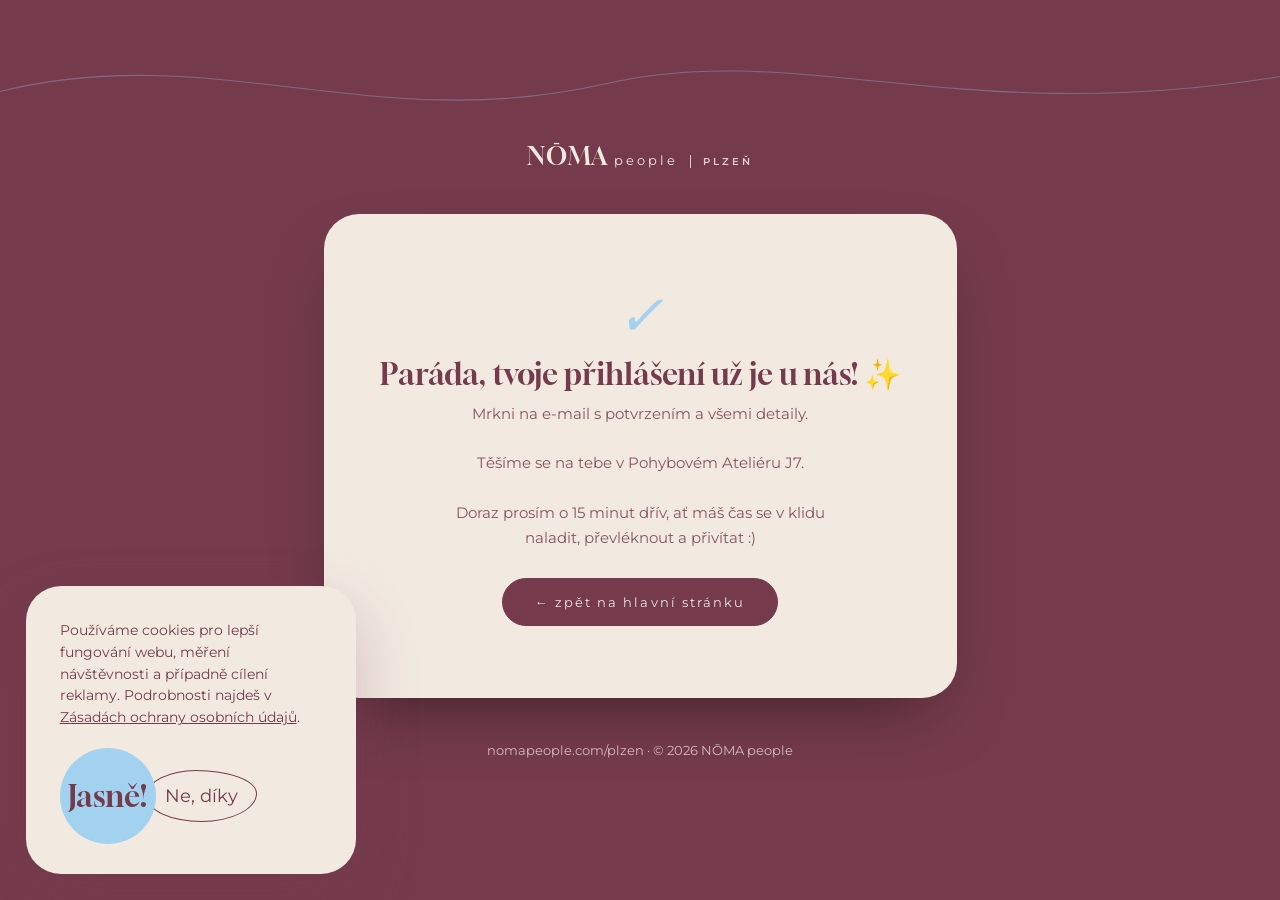
<file: dekujeme.html>
<!DOCTYPE html>
<html lang="cs">
<head>
<meta charset="utf-8">
<meta name="viewport" content="width=device-width, initial-scale=1">
<title>Děkujeme za přihlášení | NŌMA people</title>
<meta name="description" content="Tvoje přihláška na lekci kontaktní improvizace v Plzni je u nás. Mrkni na e-mail s potvrzením.">
<meta name="robots" content="noindex,follow">
<meta name="theme-color" content="#753B4D">
<meta name="author" content="NŌMA people">
<link rel="canonical" href="https://nomapeople.com/plzen/dekujeme.html">
<link rel="preload" as="font" type="font/woff2" href="assets/fonts/montserrat-400-latin.woff2" crossorigin>
<link rel="preload" as="font" type="font/woff2" href="assets/fonts/montserrat-400-latin-ext.woff2" crossorigin>
<link rel="stylesheet" href="assets/style.css?v2">
<link rel="icon" type="image/svg+xml" href="assets/favicon.svg">
<link rel="shortcut icon" href="assets/favicon.svg">
<script src="assets/consent.js?v3"></script>
</head>
<body class="page">
<main class="thanks-main">
  <svg viewBox="0 0 1440 160" preserveAspectRatio="none" aria-hidden="true" class="thanks-wave">
    <path d="M0,90 C240,20 420,150 680,80 C900,20 1080,140 1440,70" fill="none" stroke="#A3D1F0" stroke-width="1.5"></path>
  </svg>
  <a href="index.html" class="site-header__brand thanks-brand"><span class="site-header__brand-title">NŌMA</span><span class="site-header__brand-name">people</span><span class="site-header__brand-badge">Plzeň</span></a>
  <div class="form-card">
    <div class="form-card__success" role="status">
      <p class="form-card__success-icon" aria-hidden="true">✓</p>
      <h1 class="form-card__success-heading">Paráda, tvoje přihlášení už je u nás! ✨</h1>
      <p class="form-card__success-text">Mrkni na e-mail s potvrzením a&nbsp;všemi detaily.<br><br> Těšíme se na tebe v Pohybovém Ateliéru J7.<br><br> Doraz prosím o 15 minut dřív, ať máš čas se v klidu naladit, převléknout a&nbsp;přivítat :)</p>
      <a href="index.html" class="btn btn--solid-wine" style="margin-top:28px;">← zpět na hlavní stránku</a>
    </div>
  </div>
  <p class="thanks-footer"><a href="index.html">nomapeople.com/plzen</a> · © 2026 NŌMA people</p>
</main>
</body>
</html>
</file>
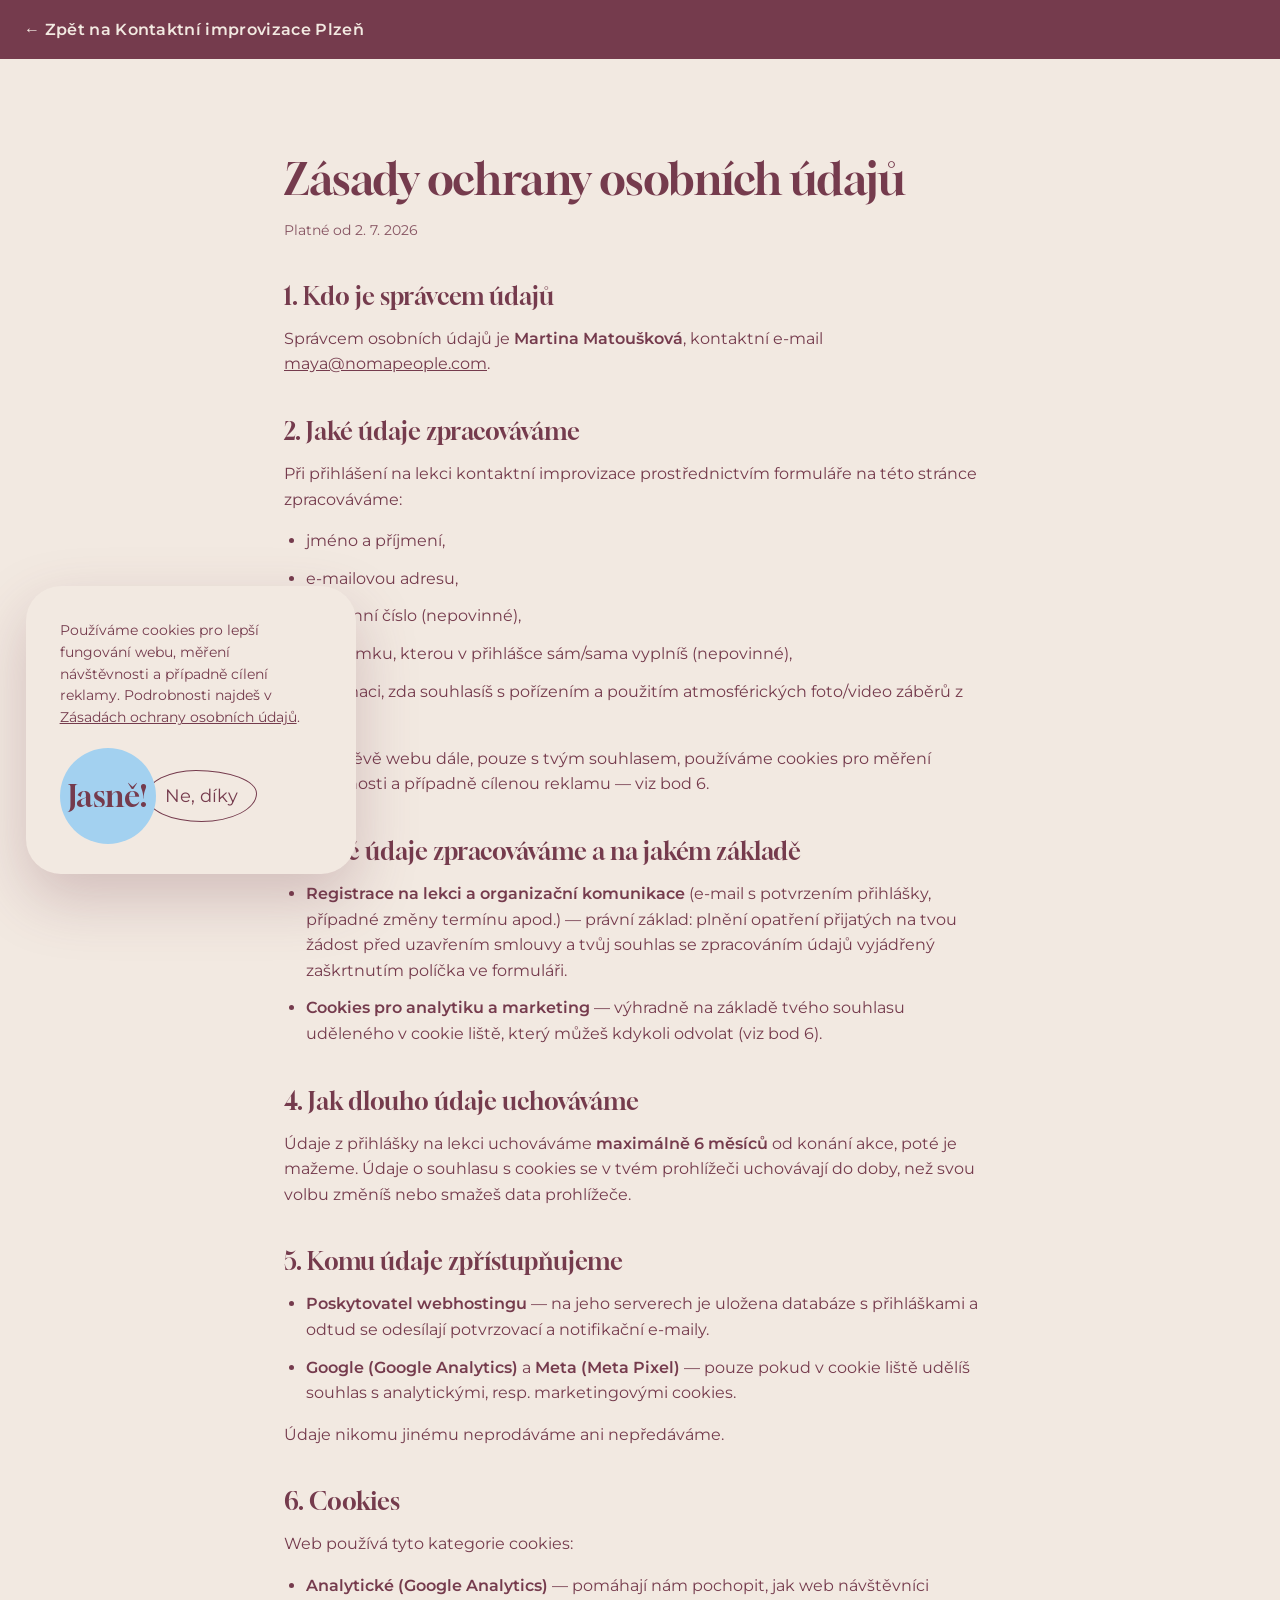
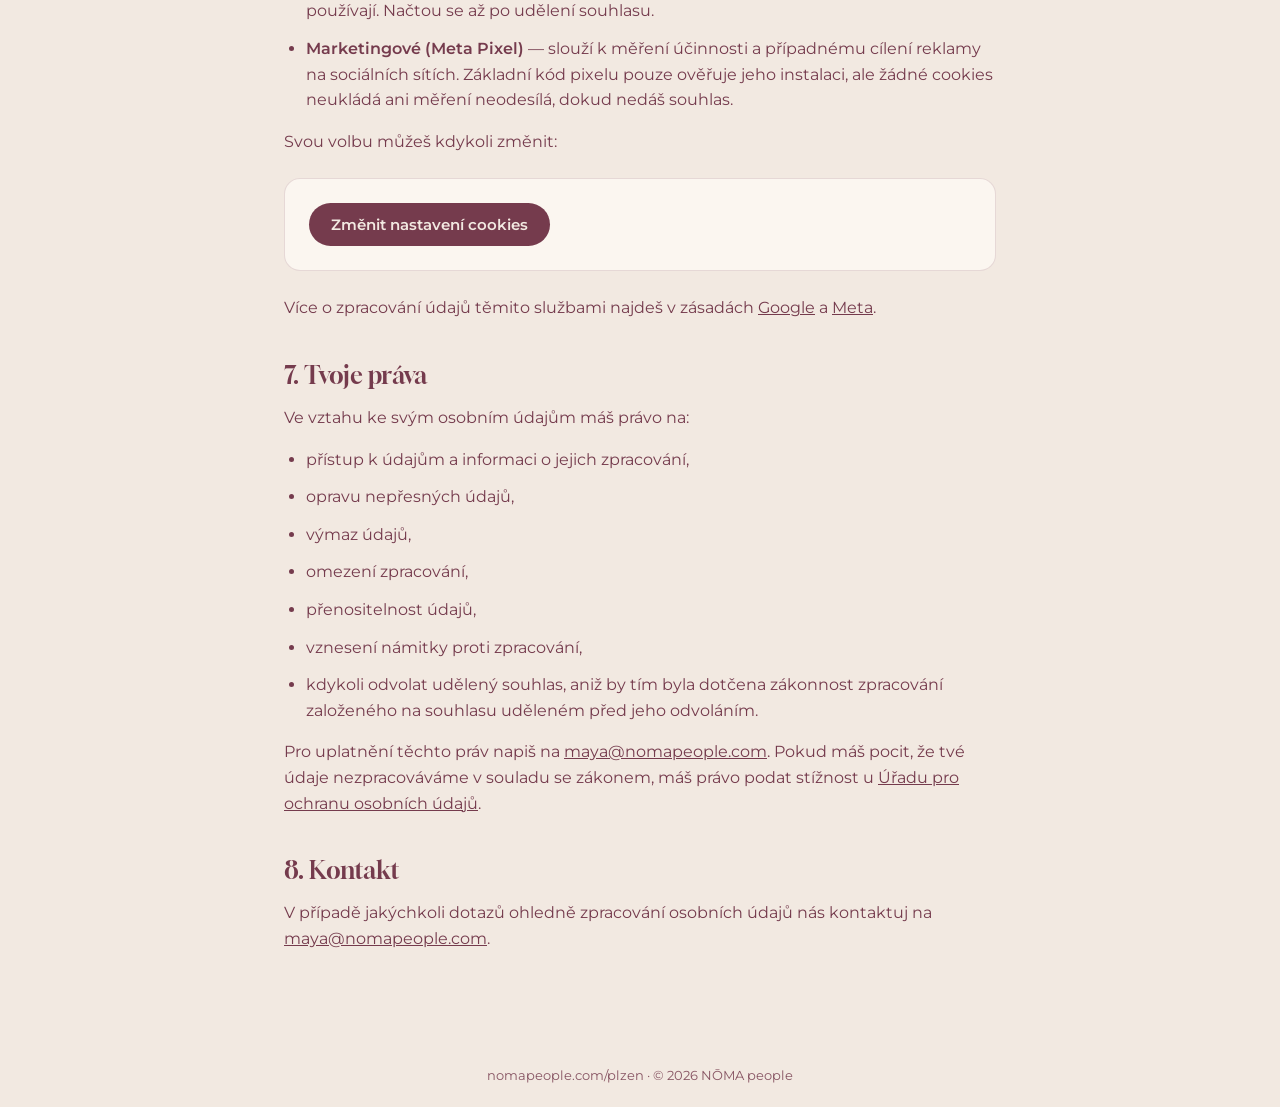
<file: zasady-ochrany-osobnich-udaju.html>
<!DOCTYPE html>
<html lang="cs">
<head>
<meta charset="utf-8">
<meta name="viewport" content="width=device-width, initial-scale=1">
<title>Zásady ochrany osobních údajů | NŌMA people</title>
<meta name="description" content="Zásady ochrany osobních údajů a cookies pro Kontaktní improvizace Plzeň od NŌMA people.">
<meta name="robots" content="index,follow">
<meta name="theme-color" content="#753B4D">
<meta name="author" content="NŌMA people">
<link rel="canonical" href="https://nomapeople.com/plzen/zasady-ochrany-osobnich-udaju.html">
<link rel="preload" as="font" type="font/woff2" href="assets/fonts/montserrat-400-latin.woff2" crossorigin>
<link rel="preload" as="font" type="font/woff2" href="assets/fonts/montserrat-400-latin-ext.woff2" crossorigin>
<link rel="stylesheet" href="assets/style.css">
<link rel="icon" type="image/svg+xml" href="assets/favicon.svg">
<link rel="shortcut icon" href="assets/favicon.svg">
<meta property="og:locale" content="cs_CZ">
<meta property="og:type" content="website">
<meta property="og:site_name" content="NŌMA people">
<meta property="og:title" content="Zásady ochrany osobních údajů | NŌMA people">
<meta property="og:description" content="Zásady ochrany osobních údajů a cookies pro Kontaktní improvizace Plzeň od NŌMA people.">
<meta property="og:url" content="https://nomapeople.com/plzen/zasady-ochrany-osobnich-udaju.html">
<meta name="twitter:card" content="summary">
<meta name="twitter:title" content="Zásady ochrany osobních údajů | NŌMA people">
<meta name="twitter:description" content="Zásady ochrany osobních údajů a cookies pro Kontaktní improvizace Plzeň od NŌMA people.">
<script src="assets/consent.js?v3"></script>
</head>
<body class="page">
<header class="legal-header">
  <a href="index.html" class="legal-header__link">← Zpět na Kontaktní improvizace Plzeň</a>
</header>
<main class="legal-main">
  <h1>Zásady ochrany osobních údajů</h1>
  <p class="updated">Platné od 2.&nbsp;7.&nbsp;2026</p>

  <h2>1. Kdo je správcem údajů</h2>
  <p>Správcem osobních údajů je <strong>Martina Matoušková</strong>, kontaktní e-mail
    <a href="mailto:maya@nomapeople.com">maya@nomapeople.com</a>.</p>

  <h2>2. Jaké údaje zpracováváme</h2>
  <p>Při přihlášení na lekci kontaktní improvizace prostřednictvím formuláře na této stránce zpracováváme:</p>
  <ul>
    <li>jméno a příjmení,</li>
    <li>e-mailovou adresu,</li>
    <li>telefonní číslo (nepovinné),</li>
    <li>poznámku, kterou v přihlášce sám/sama vyplníš (nepovinné),</li>
    <li>informaci, zda souhlasíš s pořízením a použitím atmosférických foto/video záběrů z akce.</li>
  </ul>
  <p>Při návštěvě webu dále, pouze s tvým souhlasem, používáme cookies pro měření návštěvnosti a případně cílenou reklamu — viz bod 6.</p>

  <h2>3. Proč údaje zpracováváme a na jakém základě</h2>
  <ul>
    <li><strong>Registrace na lekci a organizační komunikace</strong> (e-mail s potvrzením přihlášky, případné změny termínu apod.) — právní základ: plnění opatření přijatých na tvou žádost před uzavřením smlouvy a tvůj souhlas se zpracováním údajů vyjádřený zaškrtnutím políčka ve formuláři.</li>
    <li><strong>Cookies pro analytiku a marketing</strong> — výhradně na základě tvého souhlasu uděleného v cookie liště, který můžeš kdykoli odvolat (viz bod 6).</li>
  </ul>

  <h2>4. Jak dlouho údaje uchováváme</h2>
  <p>Údaje z přihlášky na lekci uchováváme <strong>maximálně 6 měsíců</strong> od konání akce, poté je mažeme. Údaje o souhlasu s cookies se v tvém prohlížeči uchovávají do doby, než svou volbu změníš nebo smažeš data prohlížeče.</p>

  <h2>5. Komu údaje zpřístupňujeme</h2>
  <ul>
    <li><strong>Poskytovatel webhostingu</strong> — na jeho serverech je uložena databáze s přihláškami a odtud se odesílají potvrzovací a notifikační e-maily.</li>
    <li><strong>Google (Google Analytics)</strong> a <strong>Meta (Meta Pixel)</strong> — pouze pokud v cookie liště udělíš souhlas s analytickými, resp. marketingovými cookies.</li>
  </ul>
  <p>Údaje nikomu jinému neprodáváme ani nepředáváme.</p>

  <h2>6. Cookies</h2>
  <p>Web používá tyto kategorie cookies:</p>
  <ul>
    <li><strong>Analytické (Google Analytics)</strong> — pomáhají nám pochopit, jak web návštěvníci používají. Načtou se až po udělení souhlasu.</li>
    <li><strong>Marketingové (Meta Pixel)</strong> — slouží k měření účinnosti a případnému cílení reklamy na sociálních sítích. Základní kód pixelu pouze ověřuje jeho instalaci, ale žádné cookies neukládá ani měření neodesílá, dokud nedáš souhlas.</li>
  </ul>
  <p>Svou volbu můžeš kdykoli změnit:</p>
  <div class="legal-card">
    <button type="button" class="legal-cookie-btn" onclick="window.nmOpenCookieSettings && window.nmOpenCookieSettings()">Změnit nastavení cookies</button>
  </div>
  <p>Více o zpracování údajů těmito službami najdeš v zásadách <a href="https://policies.google.com/privacy" target="_blank" rel="noopener">Google</a> a <a href="https://www.facebook.com/privacy/policy/" target="_blank" rel="noopener">Meta</a>.</p>

  <h2>7. Tvoje práva</h2>
  <p>Ve vztahu ke svým osobním údajům máš právo na:</p>
  <ul>
    <li>přístup k údajům a informaci o jejich zpracování,</li>
    <li>opravu nepřesných údajů,</li>
    <li>výmaz údajů,</li>
    <li>omezení zpracování,</li>
    <li>přenositelnost údajů,</li>
    <li>vznesení námitky proti zpracování,</li>
    <li>kdykoli odvolat udělený souhlas, aniž by tím byla dotčena zákonnost zpracování založeného na souhlasu uděleném před jeho odvoláním.</li>
  </ul>
  <p>Pro uplatnění těchto práv napiš na <a href="mailto:maya@nomapeople.com">maya@nomapeople.com</a>. Pokud máš pocit, že tvé údaje nezpracováváme v souladu se zákonem, máš právo podat stížnost u <a href="https://www.uoou.cz" target="_blank" rel="noopener">Úřadu pro ochranu osobních údajů</a>.</p>

  <h2>8. Kontakt</h2>
  <p>V případě jakýchkoli dotazů ohledně zpracování osobních údajů nás kontaktuj na <a href="mailto:maya@nomapeople.com">maya@nomapeople.com</a>.</p>
</main>
<footer class="legal-footer">
  <a href="index.html">nomapeople.com/plzen</a> · © 2026 NŌMA people
</footer>
</body>
</html>
</file>
<file: assets/style.css>
/* ==========================================================================
   NOMA people — Plzeň · design tokens + BEM component library
   Self-hosted fonts, shared by index.html and zasady-ochrany-osobnich-udaju.html.
   ========================================================================== */

/* ---------- Self-hosted fonts (replaces Google Fonts CDN) ---------- */
@font-face {
  font-family: 'Gloock';
  font-style: normal;
  font-weight: 400;
  font-display: swap;
  src: url('fonts/gloock-400-latin.woff2') format('woff2');
  unicode-range: U+0000-00FF, U+0131, U+0152-0153, U+02BB-02BC, U+02C6, U+02DA, U+02DC, U+0304, U+0308, U+0329, U+2000-206F, U+20AC, U+2122, U+2191, U+2193, U+2212, U+2215, U+FEFF, U+FFFD;
}
@font-face {
  font-family: 'Gloock';
  font-style: normal;
  font-weight: 400;
  font-display: swap;
  src: url('fonts/gloock-400-latin-ext.woff2') format('woff2');
  unicode-range: U+0100-02BA, U+02BD-02C5, U+02C7-02CC, U+02CE-02D7, U+02DD-02FF, U+0304, U+0308, U+0329, U+1D00-1DBF, U+1E00-1E9F, U+1EF2-1EFF, U+2020, U+20A0-20AB, U+20AD-20C0, U+2113, U+2C60-2C7F, U+A720-A7FF;
}
@font-face {
  font-family: 'Montserrat';
  font-style: normal;
  font-weight: 400;
  font-display: swap;
  src: url('fonts/montserrat-400-latin.woff2') format('woff2');
  unicode-range: U+0000-00FF, U+0131, U+0152-0153, U+02BB-02BC, U+02C6, U+02DA, U+02DC, U+0304, U+0308, U+0329, U+2000-206F, U+20AC, U+2122, U+2191, U+2193, U+2212, U+2215, U+FEFF, U+FFFD;
}
@font-face {
  font-family: 'Montserrat';
  font-style: normal;
  font-weight: 400;
  font-display: swap;
  src: url('fonts/montserrat-400-latin-ext.woff2') format('woff2');
  unicode-range: U+0100-02BA, U+02BD-02C5, U+02C7-02CC, U+02CE-02D7, U+02DD-02FF, U+0304, U+0308, U+0329, U+1D00-1DBF, U+1E00-1E9F, U+1EF2-1EFF, U+2020, U+20A0-20AB, U+20AD-20C0, U+2113, U+2C60-2C7F, U+A720-A7FF;
}
@font-face {
  font-family: 'Montserrat';
  font-style: normal;
  font-weight: 500;
  font-display: swap;
  src: url('fonts/montserrat-500-latin.woff2') format('woff2');
  unicode-range: U+0000-00FF, U+0131, U+0152-0153, U+02BB-02BC, U+02C6, U+02DA, U+02DC, U+0304, U+0308, U+0329, U+2000-206F, U+20AC, U+2122, U+2191, U+2193, U+2212, U+2215, U+FEFF, U+FFFD;
}
@font-face {
  font-family: 'Montserrat';
  font-style: normal;
  font-weight: 500;
  font-display: swap;
  src: url('fonts/montserrat-500-latin-ext.woff2') format('woff2');
  unicode-range: U+0100-02BA, U+02BD-02C5, U+02C7-02CC, U+02CE-02D7, U+02DD-02FF, U+0304, U+0308, U+0329, U+1D00-1DBF, U+1E00-1E9F, U+1EF2-1EFF, U+2020, U+20A0-20AB, U+20AD-20C0, U+2113, U+2C60-2C7F, U+A720-A7FF;
}
@font-face {
  font-family: 'Montserrat';
  font-style: normal;
  font-weight: 600;
  font-display: swap;
  src: url('fonts/montserrat-600-latin.woff2') format('woff2');
  unicode-range: U+0000-00FF, U+0131, U+0152-0153, U+02BB-02BC, U+02C6, U+02DA, U+02DC, U+0304, U+0308, U+0329, U+2000-206F, U+20AC, U+2122, U+2191, U+2193, U+2212, U+2215, U+FEFF, U+FFFD;
}
@font-face {
  font-family: 'Montserrat';
  font-style: normal;
  font-weight: 600;
  font-display: swap;
  src: url('fonts/montserrat-600-latin-ext.woff2') format('woff2');
  unicode-range: U+0100-02BA, U+02BD-02C5, U+02C7-02CC, U+02CE-02D7, U+02DD-02FF, U+0304, U+0308, U+0329, U+1D00-1DBF, U+1E00-1E9F, U+1EF2-1EFF, U+2020, U+20A0-20AB, U+20AD-20C0, U+2113, U+2C60-2C7F, U+A720-A7FF;
}

/* ---------- Design tokens ---------- */
:root {
  --color-wine: #753B4D;
  --color-wine-dark: #5e2f3e;
  --color-blue: #A3D1F0;
  --color-cream: #F2E9E1;
  --color-cream-soft: #FBF6F0;
  --color-error-bg: #fbe3e3;
  --color-error-text: #9a2b2b;

  --font-display: 'Gloock', serif;
  --font-body: 'Montserrat', sans-serif;

  --radius-pill: 999px;
  --radius-card: 35px;
  --radius-card-sm: 24px;

  --page-pad: clamp(20px, 5vw, 72px);

  --ease-standard: cubic-bezier(.4, 0, .2, 1);
}

/* ---------- Reset & base ---------- */
*, *::before, *::after { box-sizing: border-box; }
html, body { margin: 0; padding: 0; background: var(--color-cream); }
html { scroll-behavior: smooth; scroll-padding-top: 90px; }
body {
  font-family: var(--font-body);
  font-weight: 400;
  color: var(--color-wine);
  background: var(--color-cream);
  overflow-x: hidden;
}
img { max-width: 100%; }
input, textarea, button, select { font-family: inherit; }
a { color: inherit; }
::selection { background: var(--color-blue); color: var(--color-wine); }

@media (prefers-reduced-motion: reduce) {
  html { scroll-behavior: auto; }
  *, *::before, *::after {
    animation-duration: 0.001ms !important;
    animation-iteration-count: 1 !important;
    transition-duration: 0.001ms !important;
    scroll-behavior: auto !important;
  }
}

/* ---------- Accessibility utilities ---------- */
.sr-only {
  position: absolute;
  width: 1px; height: 1px;
  padding: 0; margin: -1px;
  overflow: hidden;
  clip: rect(0, 0, 0, 0);
  white-space: nowrap;
  border: 0;
}

.skip-link {
  position: absolute;
  left: 12px;
  top: -60px;
  z-index: 100;
  background: var(--color-wine);
  color: var(--color-cream);
  padding: 12px 20px;
  border-radius: var(--radius-card-sm);
  text-decoration: none;
  font-size: 14px;
  font-weight: 600;
  transition: top .2s var(--ease-standard);
}
.skip-link:focus {
  top: 12px;
  outline: 2px solid var(--color-blue);
  outline-offset: 2px;
}

/* Consistent, visible focus ring for keyboard users across all interactive elements. */
a:focus-visible,
button:focus-visible,
input:focus-visible,
textarea:focus-visible {
  outline: 2px solid var(--color-blue);
  outline-offset: 2px;
  border-radius: 4px;
}

/* ---------- Page shell ---------- */
.page {
  font-family: var(--font-body);
  font-weight: 400;
  color: var(--color-wine);
  background: var(--color-cream);
  overflow-x: hidden;
  position: relative;
}

/* ---------- Keyframes ---------- */
@keyframes wave-drift { 0% { transform: translateX(0); } 100% { transform: translateX(-80px); } }
@keyframes blob-breathe { 0%, 100% { transform: scale(1); opacity: .85; } 50% { transform: scale(1.04); opacity: 1; } }
@keyframes line-draw { to { stroke-dashoffset: 0; } }
@keyframes float-a { 0%, 100% { transform: translateY(0) rotate(-3deg); } 50% { transform: translateY(-22px) rotate(3deg); } }
@keyframes float-b { 0%, 100% { transform: translateY(-10px) rotate(4deg); } 50% { transform: translateY(14px) rotate(-2deg); } }
@keyframes mobile-menu-fade { from { opacity: 0; } to { opacity: 1; } }
@keyframes mobile-menu-link-in { from { opacity: 0; transform: translateY(14px); } to { opacity: 1; transform: translateY(0); } }

/* ==========================================================================
   Site header / navigation
   ========================================================================== */
.site-header {
  position: fixed;
  top: 0; left: 0; right: 0;
  z-index: 60;
  display: flex;
  align-items: center;
  justify-content: space-between;
  flex-wrap: wrap;
  gap: 1rem;
  padding: 22px clamp(20px, 4vw, 64px);
  color: var(--color-cream);
  transition: color .4s ease;
  line-height: 1;
}
.site-header--theme-dark { color: var(--color-wine); }

.site-header__brand {
  text-decoration: none;
  color: inherit;
  font-family: var(--font-display);
  font-size: 24px;
  letter-spacing: .03em;
}
.site-header__brand-title {
  @media (max-width: 460px) { display: block; }
}
.site-header__brand-name {
  font-family: var(--font-body);
  font-weight: 400;
  font-size: .55em;
  letter-spacing: .22em;
  margin-left: 6px;
  @media (max-width: 460px) { margin-left: 0; }
}
.site-header__brand-badge {
  font-family: var(--font-body);
  font-weight: 600;
  font-size: .42em;
  letter-spacing: .3em;
  text-transform: uppercase;
  margin-left: 12px;
  padding-left: 12px;
  border-left: 1px solid currentColor;
  opacity: .85;
  @media (max-width: 460px) { margin-left: 6px; padding-left: 6px; }
}

.site-header__nav {
  display: flex;
  gap: clamp(16px, 2.4vw, 40px);
  align-items: center;
}

.nav-links {
  display: flex;
  gap: clamp(16px, 2.4vw, 40px);
  align-items: center;
}
@media (max-width: 820px) {
  .nav-links { display: none; }
}

.nav-links__link {
  text-decoration: none;
  color: inherit;
  font-size: 13px;
  letter-spacing: .14em;
  border-bottom: 1px solid transparent;
  padding-bottom: 2px;
  transition: border-color .3s, color .4s ease;
}
.nav-links__link:hover,
.nav-links__link[aria-current="true"] {
  border-bottom-color: currentColor;
}

.nav-cta {
  text-decoration: none;
  color: inherit;
  font-size: 13px;
  letter-spacing: .14em;
  text-transform: lowercase;
  border: 1px solid currentColor;
  border-radius: var(--radius-pill);
  padding: 9px 22px;
  transition: background .3s, color .4s ease, border-color .4s ease;
}
.nav-cta:hover {
  background: var(--color-wine);
  color: var(--color-cream);
  border-color: var(--color-wine);
}
@media (max-width: 820px) {
  .nav-cta { display: none; }
}

.hamburger-btn {
  display: none;
  background: none;
  border: none;
  color: inherit;
  padding: 6px;
  cursor: pointer;
}
@media (max-width: 820px) {
  .hamburger-btn { display: flex; align-items: center; justify-content: center; }
}
.hamburger-btn svg { width: 36px; height: 36px; }
.hamburger-btn svg line {
  transform-box: fill-box;
  transform-origin: center;
  transition: transform .3s var(--ease-standard), opacity .2s var(--ease-standard);
}
/* Menu panel behind it is always wine — force cream so the icon stays
   visible even when the header's scroll-spy theme would make it wine too. */
.hamburger-btn[aria-expanded="true"] { color: var(--color-cream); }
.hamburger-btn[aria-expanded="true"] svg line:nth-child(1) { transform: translateY(5px) rotate(45deg); }
.hamburger-btn[aria-expanded="true"] svg line:nth-child(2) { opacity: 0; }
.hamburger-btn[aria-expanded="true"] svg line:nth-child(3) { transform: translateY(-5px) rotate(-45deg); }

.mobile-menu {
  position: fixed;
  inset: 0;
  z-index: 55;
  background: var(--color-wine);
  color: var(--color-cream);
  display: flex;
  flex-direction: column;
  align-items: center;
  justify-content: center;
  gap: clamp(20px, 5vh, 34px);
  padding: 100px 24px 40px;
  animation: mobile-menu-fade .3s var(--ease-standard) both;
}
.mobile-menu__link {
  text-decoration: none;
  color: inherit;
  font-family: var(--font-display);
  font-size: clamp(26px, 7vw, 36px);
  opacity: 0;
  animation: mobile-menu-link-in .4s var(--ease-standard) both;
}
.mobile-menu__link:nth-child(1) { animation-delay: .08s; }
.mobile-menu__link:nth-child(2) { animation-delay: .14s; }
.mobile-menu__link:nth-child(3) { animation-delay: .2s; }
.mobile-menu__link:nth-child(4) { animation-delay: .26s; }
.mobile-menu__link:nth-child(5) { animation-delay: .32s; }
.mobile-menu__link:nth-child(6) { animation-delay: .38s; }
.mobile-menu__link--accent {
  color: var(--color-blue);
}

/* ==========================================================================
   Buttons (reusable component)
   ========================================================================== */
.btn {
  display: inline-flex;
  align-items: center;
  justify-content: center;
  gap: 12px;
  text-decoration: none;
  font-size: 13px;
  letter-spacing: .16em;
  text-transform: lowercase;
  padding: 15px 32px;
  border-radius: var(--radius-pill);
  border: 1.5px solid currentColor;
  cursor: pointer;
  transition: background .3s, color .3s, transform .3s, border-color .3s;
  font-family: inherit;
}
.btn:disabled { opacity: .8; cursor: default; }

.btn--on-hero {
  color: var(--color-wine);
  background: var(--color-cream);
  border-color: var(--color-cream);
}
.btn--on-hero:hover { background: transparent; color: var(--color-cream); }

.btn--outline-cream {
  color: var(--color-cream);
  background: transparent;
  border-color: var(--color-cream);
}
.btn--outline-cream:hover { background: var(--color-cream); color: var(--color-wine); }

.btn--outline-wine {
  color: var(--color-wine);
  background: transparent;
  border-color: var(--color-wine);
}
.btn--outline-wine:hover { background: var(--color-wine); color: var(--color-cream); }

.btn--solid-wine {
  color: var(--color-cream);
  background: var(--color-wine);
  border-color: var(--color-wine);
}
.btn--solid-wine:hover { background: var(--color-wine-dark); border-color: var(--color-wine-dark); transform: translateY(-2px); }

.btn--full {
  display: flex;
  width: 100%;
  padding: 18px;
  font-size: 14px;
  font-weight: 500;
  border: none;
  margin-top: 4px;
}

.btn--small {
  padding: 13px 28px;
  font-size: 13px;
}

.social-link {
  display: inline-flex;
  text-decoration: none;
  color: var(--color-cream);
  border: 2px solid rgba(242, 233, 225, .7);
  font-weight: 500;
  font-size: 13px;
  letter-spacing: .08em;
  text-transform: uppercase;
  padding: 14px 28px;
  border-radius: var(--radius-pill);
  transition: background .25s, color .25s;
}
.social-link:hover { background: var(--color-cream); color: var(--color-wine); }

/* ==========================================================================
   Generic section shell + decorative primitives
   ========================================================================== */
.section {
  position: relative;
  padding: clamp(80px, 11vw, 150px) var(--page-pad);
}
.section--wide { max-width: 1500px; margin: 0 auto; overflow: hidden; }
.section--narrow { max-width: 980px; margin: 0 auto; overflow: hidden; }
.section--center { text-align: center; overflow: visible; }
.section--band {
  padding: clamp(120px, 15vw, 220px) var(--page-pad) clamp(130px, 16vw, 220px);
  overflow: hidden;
}
.section--dark { background: var(--color-wine); color: var(--color-cream); }
.section--blue { background: var(--color-blue); }

.eyebrow {
  font-size: 12.5px;
  letter-spacing: .34em;
  text-transform: uppercase;
  margin: 0 0 34px;
  /* .6 read as too low contrast against the cream background (WCAG AA
     needs ~4.5:1 for this text size) — .85 keeps the muted "label" look
     while clearing the ratio. */
  opacity: .85;
}
.eyebrow--on-dark { color: var(--color-blue); opacity: 1; }
/* Wine text over the blue band only clears 4.5:1 at full opacity — any
   fade drops it below AA, so this variant can't reuse the .6/.85 fade. */
.eyebrow--on-blue { color: var(--color-wine); opacity: 1; }

.wave-divider {
  position: absolute;
  left: 0; right: 0;
  width: 100%;
  height: clamp(50px, 7vw, 90px);
  display: block;
  pointer-events: none;
}
.wave-divider--top { top: -1px; }
.wave-divider--bottom { bottom: -1px; }

.organic-lines {
  position: absolute;
  inset: 0;
  width: calc(100% + 80px);
  height: 100%;
  animation: wave-drift 26s linear infinite alternate;
  left: -15px;
}
.organic-lines--reverse { animation-direction: alternate-reverse; animation-duration: 30s; }

.blob-lines {
  position: absolute;
  left: 50%; top: 50%;
  width: min(150vw, 1500px);
  height: auto;
  transform: translate(-50%, -50%);
  opacity: .35;
  animation: blob-breathe 13s ease-in-out infinite;
  pointer-events: none;
  overflow: visible;
  z-index: 1;
}

.decor-dancer {
  position: absolute;
  pointer-events: none;
}
.decor-dancer--float-a { animation: float-a 8s ease-in-out infinite; }
.decor-dancer--float-b { animation: float-b 9s ease-in-out infinite; }

/* ==========================================================================
   Hero
   ========================================================================== */
.hero { position: relative; min-height: 100vh; }
.hero__media {
  position: absolute; inset: 0;
  width: 100%; height: 100%;
  object-fit: cover;
  object-position: center 35%;
}
.hero__overlay {
  position: absolute; inset: 0;
  background: linear-gradient(180deg, rgba(60,25,38,.5) 0%, rgba(117,59,77,.12) 38%, rgba(117,59,77,.5) 100%);
}
@media (max-width: 767px) {
  /* Mobile hero photos vary a lot in brightness behind the title — a flat
     darker layer keeps text readable regardless of what's in the image. */
  .hero__overlay {
    background: linear-gradient(180deg, rgba(42,35,32,.55) 0%, rgba(42,35,32,.4) 38%, rgba(42,35,32,.68) 100%);
  }
}
.hero__wave {
  position: absolute; left: 0; right: 0; top: 90vh;
  width: 100%; height: 120px;
  opacity: .9;

  @media (max-width: 767px) {
    display: none;
  }
}
.hero__content {
  position: absolute; left: 0; right: 0; bottom: 0;
  padding: 0 var(--page-pad) clamp(60px, 9vh, 110px);
  display: flex; flex-wrap: wrap;
  align-items: flex-end; justify-content: space-between;
  gap: 30px;
}
.hero__intro { max-width: 860px; }
.hero__eyebrow {
  color: var(--color-cream);
  font-size: 12.5px;
  letter-spacing: .34em;
  text-transform: uppercase;
  margin: 0 0 20px;
  opacity: .9;
}

.hero__eyebrow {
  @media (max-width: 767px) {
    display: none;
  }
}

.hero__title {
  font-family: var(--font-display);
  font-weight: 400;
  color: var(--color-cream);
  font-size: clamp(42px, 6.6vw, 100px);
  line-height: 1.04;
  margin: 0;
  text-wrap: balance;
}
.hero__tagline {
  font-family: var(--font-display);
  font-style: italic;
  color: var(--color-blue);
  font-size: clamp(20px, 2.4vw, 32px);
  margin: 18px 0 0;
  @media (max-width: 767px) {
    display: none;
  }
}
.hero__tagline--mobile {
  display: none;
  @media (max-width: 767px) {
    display: block;
  }
}
.hero__actions {
  display: flex; flex-wrap: wrap; gap: 12px;
  align-items: flex-end;
}

/* ==========================================================================
   Practice ("o praxi") section
   ========================================================================== */
.practice__content { position: relative; max-width: 820px; margin: 0 auto; }
.practice__heading {
  font-family: var(--font-display);
  font-weight: 400;
  font-size: clamp(28px, 3.6vw, 52px);
  line-height: 1.32;
  margin: 0 0 20px;
  text-wrap: balance;
}
.practice__note {
  font-family: var(--font-display);
  font-style: italic;
  font-size: clamp(20px, 2.6vw, 36px);
  line-height: 1.4;
  margin: 0;
  color: var(--color-wine);
  opacity: .85;
}

/* ==========================================================================
   Audience ("pro koho")
   ========================================================================== */
.audience__content { position: relative; max-width: 1100px; margin: 0 auto; text-align: center; }
.audience__heading {
  font-family: var(--font-display);
  font-weight: 400;
  font-size: clamp(34px, 5vw, 76px);
  line-height: 1.12;
  margin: 0;
  text-wrap: balance;
}
.audience__subheading {
  font-family: var(--font-display);
  font-weight: 400;
  font-style: italic;
  font-size: clamp(24px, 3.2vw, 46px);
  line-height: 1.2;
  margin: clamp(10px, 1.6vw, 20px) 0 0;
  color: var(--color-cream);
}
.audience__body {
  font-family: var(--font-display);
  font-weight: 400;
  font-size: clamp(19px, 2.2vw, 30px);
  line-height: 1.55;
  margin: clamp(40px, 5vw, 68px) auto 0;
  max-width: 26em;
  text-wrap: balance;
}

/* ==========================================================================
   Practical info
   ========================================================================== */
.info__header {
  display: flex; flex-wrap: wrap;
  align-items: flex-end; justify-content: space-between;
  gap: 24px;
  margin-bottom: clamp(34px, 4vw, 58px);
  position: relative;
}
.info__heading {
  font-family: var(--font-display);
  font-weight: 400;
  font-size: clamp(40px, 5.6vw, 88px);
  margin: 0;
  line-height: .98;
}
.info__intro {
  margin: 0;
  max-width: 360px;
  font-size: 15px;
  line-height: 1.65;
  opacity: .85;
}

.info-grid {
  display: grid;
  grid-template-columns: repeat(auto-fit, minmax(min(280px, 100%), 1fr));
  gap: clamp(20px, 2.6vw, 36px);
  position: relative;
}

.info-card {
  display: flex; flex-direction: column;
  text-decoration: none;
  color: var(--color-wine);
  border: 1px solid rgba(117, 59, 77, .3);
  border-radius: var(--radius-card);
  padding: clamp(26px, 3vw, 40px) clamp(22px, 2.6vw, 36px);
  background: rgba(251, 246, 240, .6);
  transition: transform .35s ease, background .35s ease;
}
.info-card:hover { transform: translateY(-8px); background: var(--color-cream-soft); }
.info-card__label {
  margin: 0 0 14px;
  font-size: 11.5px;
  letter-spacing: .22em;
  text-transform: uppercase;
  opacity: .85;
}
.info-card__value {
  font-family: var(--font-display);
  font-size: clamp(28px, 2.6vw, 40px);
  margin: 0 0 10px;
  line-height: 1.05;
}
.info-card__meta { margin: 0; font-size: 14.5px; line-height: 1.7; opacity: .85; }
.info-card__cta {
  margin-top: auto; padding-top: 16px;
  font-family: var(--font-display);
  font-style: italic;
  font-size: 15px;
  border-bottom: 2px solid var(--color-blue);
  align-self: flex-start;
}

.prep-grid {
  display: grid;
  grid-template-columns: repeat(auto-fit, minmax(min(300px, 100%), 1fr));
  gap: clamp(20px, 2.6vw, 36px);
  margin-top: clamp(20px, 2.6vw, 36px);
  position: relative;
}
.prep-card {
  border: 1px solid rgba(117, 59, 77, .3);
  border-radius: var(--radius-card);
  padding: clamp(26px, 3vw, 44px);
  background: rgba(251, 246, 240, .6);
}
.prep-card__title {
  font-family: var(--font-display);
  font-weight: 400;
  font-size: clamp(24px, 2.2vw, 34px);
  margin: 0 0 22px;
}
.prep-list { display: flex; flex-direction: column; gap: 14px; }
.prep-list__item {
  font-size: 15px; line-height: 1.6; margin: 0;
}

.prep-card--highlight {
  border: none;
  background: var(--color-wine);
  color: var(--color-cream);
  display: flex; flex-direction: column;
  justify-content: center; gap: 10px;
}
.prep-card__figure {
  font-family: var(--font-display);
  font-style: italic;
  font-size: clamp(44px, 4vw, 64px);
  line-height: 1; margin: 0;
  color: var(--color-blue);
}
.prep-card__heading { font-family: var(--font-display); font-size: clamp(20px, 1.8vw, 26px); margin: 0; }
.prep-card__note { font-size: 14.5px; line-height: 1.65; margin: 0; opacity: .85; }

/* ==========================================================================
   Teacher ("lektorka")
   ========================================================================== */
.teacher__grid {
  display: grid;
  grid-template-columns: repeat(auto-fit, minmax(min(300px, 100%), 1fr));
  gap: clamp(26px, 4vw, 60px);
  align-items: center;
  max-width: 1200px;
  margin: 0 auto;
  position: relative;
}
.teacher__portrait-col {
  position: relative;
  padding: clamp(20px, 3vw, 40px) 0 clamp(40px, 5vw, 70px);

  @media (max-width: 767px) {
    padding-top: 0;
  }
}
.teacher__portrait { position: relative; max-width: 460px; }
.teacher__portrait-image { width: 100%; height: auto; display: block; border-radius: var(--radius-card); aspect-ratio: 4 / 5; object-fit: cover;}
.teacher__portrait-caption {
  position: absolute;
  left: clamp(-64px, -8vw, -10px);
  bottom: clamp(-38px, -4vw, -20px);
  margin: 0;
  font-family: var(--font-display);
  font-style: italic; font-weight: 400;
  font-size: clamp(84px, 11vw, 160px);
  line-height: 1;
  color: var(--color-cream);
  pointer-events: none;
}
.teacher__quote {
  font-family: var(--font-display);
  font-style: italic;
  font-size: clamp(26px, 2.8vw, 42px);
  line-height: 1.3;
  margin: 0 0 26px;
  color: var(--color-blue);
}
.teacher__bio { font-size: 15.5px; line-height: 1.75; margin: 0 0 12px; opacity: .9; }
.teacher__bio em { color: var(--color-blue); }
.teacher__bio strong { font-weight: 600; color: var(--color-blue); }

/* ==========================================================================
   About the project ("o NŌMA")
   ========================================================================== */
.about-project__content { position: relative; max-width: 1000px; margin: 0 auto; text-align: center; }
.about-project__heading {
  font-family: var(--font-display);
  font-weight: 400;
  font-size: clamp(24px, 3vw, 44px);
  line-height: 1.25;
  margin: 0;
  color: var(--color-wine);
  text-wrap: balance;
}
.about-project__heading a {text-decoration: none;}
.about-project__heading strong {
  display: block;
  font-weight: 400;
  font-style: italic;
  font-size: clamp(40px, 5.6vw, 84px);
  line-height: 1.05;
  margin: clamp(10px, 1.6vw, 20px) 0 0;
}
.about-project__body {
  font-family: var(--font-display);
  font-size: clamp(19px, 2.2vw, 30px);
  line-height: 1.5;
  margin: clamp(36px, 5vw, 60px) auto 0;
  max-width: 22em;
  color: var(--color-wine);
  text-wrap: balance;
}
.about-project__motto {
  font-family: var(--font-display);
  font-style: italic;
  font-size: clamp(20px, 2.2vw, 32px);
  color: var(--color-cream);
  margin: clamp(24px, 3vw, 40px) 0 0;
  letter-spacing: .04em;
}

/* ==========================================================================
   FAQ
   ========================================================================== */
.faq-list { display: flex; flex-direction: column; position: relative; }
.faq-item {
  border-bottom: 1.5px solid rgba(117, 59, 77, .22);
  border-radius: 22px;
  transition: background .35s ease;
}
.faq-item--open { background: rgba(163, 209, 240, .16); }
.faq-item__heading { margin: 0; }
.faq-item__question {
  width: 100%;
  display: flex; align-items: baseline;
  gap: clamp(14px, 2vw, 26px);
  text-align: left;
  background: transparent;
  border: none;
  cursor: pointer;
  padding: clamp(16px, 2vw, 24px) clamp(4px, 1vw, 16px) clamp(16px, 2vw, 24px) clamp(20px, 4vw, 58px);
  color: var(--color-wine);
  font-family: inherit;
}
.faq-item__question-text {
  font-family: var(--font-display);
  font-size: clamp(20px, 2.4vw, 32px);
  line-height: 1.15;
  flex: 1;
  /* padding-left: clamp(34px, 4vw, 58px); */
}
.faq-item__icon {
  flex: none;
  font-family: var(--font-display);
  font-size: 28px;
  line-height: 1;
  color: var(--color-wine);
  transform: rotate(-8deg);
  transition: transform .35s ease, color .35s ease;
}
.faq-item__icon::before { content: '+'; }
.faq-item--open .faq-item__icon {
  color: var(--color-blue);
  transform: rotate(0deg);
}
.faq-item--open .faq-item__icon::before { content: '\2013'; }

.faq-item__answer-wrap {
  display: grid;
  grid-template-rows: 0fr;
  transition: grid-template-rows .4s ease;
}
.faq-item--open .faq-item__answer-wrap { grid-template-rows: 1fr; }
.faq-item__answer-inner { overflow: hidden; }
.faq-item__answer {
  margin: 0;
  padding: 0 clamp(4px, 1vw, 16px) 24px clamp(20px, 4vw, 58px);
  font-size: 15px;
  line-height: 1.75;
  max-width: 640px;
}

/* ==========================================================================
   Map
   ========================================================================== */
.map-card {
  border: 1px solid rgba(117, 59, 77, .3);
  border-radius: var(--radius-card);
  overflow: hidden;
  display: grid;
  grid-template-columns: repeat(auto-fit, minmax(min(300px, 100%), 1fr));
  background: rgba(251, 246, 240, .6);
}
.map-card__info { padding: clamp(30px, 4vw, 56px); }
.map-card__heading {
  font-family: var(--font-display);
  font-weight: 400;
  font-size: clamp(30px, 3.4vw, 50px);
  margin: 0 0 18px;
  line-height: 1.02;
}
.map-card__address { font-size: 16px; line-height: 1.6; margin: 0 0 28px; opacity: .85; }
.map-card__embed { position: relative; min-height: 300px; background: var(--color-blue); }
.map-card__iframe { border: 0; position: absolute; inset: 0; width: 100%; height: 100%; }

/* ==========================================================================
   Signup / form
   ========================================================================== */
.signup__header { text-align: center; margin-bottom: clamp(30px, 4vw, 48px); }
.signup__heading {
  font-family: var(--font-display);
  font-weight: 400;
  font-size: clamp(38px, 5vw, 76px);
  margin: 0 0 16px;
  line-height: .98;
}
.signup__intro { font-size: 15px; line-height: 1.7; opacity: .85; max-width: 30em; margin: 0 auto; }

.form-card {
  background: var(--color-cream);
  color: var(--color-wine);
  border-radius: var(--radius-card);
  padding: clamp(26px, 4vw, 48px);
  box-shadow: 0 30px 70px -30px rgba(0, 0, 0, .5);
  max-width: 760px;
  margin: 0 auto;
}
.form-card--center { text-align: center; padding: clamp(32px, 5vw, 52px); }

.form-card__success { text-align: center; padding: 24px 8px; }
.form-card__success-icon { font-family: var(--font-display); font-style: italic; font-size: 56px; color: var(--color-blue); line-height: 1; margin: 0; }
.form-card__success-heading { font-family: var(--font-display); font-weight: 400; font-size: 30px; margin: 14px 0 10px; }
.form-card__success-text { font-size: 15px; line-height: 1.65; max-width: 26em; margin: 0 auto; opacity: .85; }

.form-card__google-icon { font-family: var(--font-display); font-style: italic; font-size: 48px; color: var(--color-blue); line-height: 1; margin: 0; }
.form-card__google-heading { font-family: var(--font-display); font-weight: 400; font-size: 28px; margin: 12px 0 10px; }
.form-card__google-text { font-size: 15px; line-height: 1.6; max-width: 26em; margin: 0 auto 26px; opacity: .85; }

.form { display: flex; flex-direction: column; gap: 18px; }
.form__row {
  display: grid;
  grid-template-columns: repeat(auto-fit, minmax(min(220px, 100%), 1fr));
  gap: 18px;
}
.form__field { display: flex; flex-direction: column; gap: 8px; }
.form__label {
  font-size: 11.5px; font-weight: 600;
  letter-spacing: .18em; text-transform: uppercase;
  opacity: .85;
}
.form__input,
.form__textarea {
  background: var(--color-cream-soft);
  border: 1.5px solid rgba(117, 59, 77, .3);
  border-radius: var(--radius-pill);
  padding: 14px 22px;
  font-size: 15px;
  color: var(--color-wine);
  outline: none;
  font-family: inherit;
  transition: border-color .2s;
}
.form__textarea { border-radius: var(--radius-card-sm); resize: vertical; }
.form__input:focus-visible,
.form__textarea:focus-visible { border-color: var(--color-wine); outline: none; }

.form__consent {
  display: flex; gap: 12px; align-items: flex-start;
  cursor: pointer;
  background: var(--color-cream-soft);
  border: 1.5px solid rgba(117, 59, 77, .25);
  border-radius: var(--radius-card-sm);
  padding: 14px 18px;
}
.form__consent-input { flex: none; width: 20px; height: 20px; margin-top: 2px; accent-color: var(--color-wine); }
.form__consent-text { font-size: 12.5px; line-height: 1.55; opacity: .9; }
.form__consent-text a { color: var(--color-wine); text-decoration: underline; }

.form__error {
  background: var(--color-error-bg);
  color: var(--color-error-text);
  border-radius: var(--radius-card-sm);
  padding: 12px 18px;
  font-size: 14px;
  font-weight: 600;
}

.form__hint { font-size: 12px; text-align: center; margin: 0; opacity: .85; }

/* ==========================================================================
   Footer
   ========================================================================== */
.site-footer {
  position: relative;
  background: var(--color-wine);
  color: var(--color-cream);
  padding: clamp(80px, 10vw, 140px) var(--page-pad) 40px;
  overflow: hidden;
}
.site-footer__grid {
  max-width: 1500px; margin: 0 auto;
  display: grid;
  grid-template-columns: repeat(auto-fit, minmax(min(260px, 100%), 1fr));
  gap: clamp(30px, 5vw, 70px);
  padding-top: clamp(20px, 3vw, 50px);
}
.footer-brand__tagline {
  font-family: var(--font-display);
  font-size: clamp(34px, 3.4vw, 52px);
  margin: 0 0 14px;
  line-height: 1.1;
}
.footer-brand__desc { font-size: 14.5px; line-height: 1.7; opacity: .8; max-width: 340px; margin: 0; }

.footer-nav { display: flex; flex-direction: column; gap: 10px; }
.footer-nav__title {
  font-weight: 600; letter-spacing: .22em;
  font-size: 12px; text-transform: uppercase;
  color: var(--color-blue);
  margin: 0 0 6px;
}
.footer-nav__item { font-size: 15px; opacity: .85; }
.footer-nav__link {
  color: var(--color-cream);
  text-decoration: none;
  font-size: 15px;
  transition: color .3s;
}
.footer-nav__link:hover { color: var(--color-blue); }

.site-footer__wordmark {
  text-align: center;
  font-family: var(--font-display);
  font-size: clamp(70px, 14vw, 230px);
  line-height: 1;
  margin: clamp(40px, 6vw, 80px) 0 0;
  color: rgba(242, 233, 225, .14);
  white-space: nowrap;

  @media (max-width: 520px) {
    font-size: clamp(43px, 13vw, 230px);
  }
}
.site-footer__legal {
  display: flex; flex-wrap: wrap;
  justify-content: space-between;
  gap: 12px 24px;
  margin: clamp(48px, 6vw, 72px) 0 0;
  font-size: 12px;
  opacity: .75;
}
.site-footer__legal-links { margin: 0; display: flex; gap: 18px; flex-wrap: wrap; }
.site-footer__legal-link,
.footer__cookie-btn {
  color: var(--color-cream);
  text-decoration: none;
  transition: color .3s;
}
.site-footer__legal-link:hover,
.footer__cookie-btn:hover { color: var(--color-blue); }
.footer__cookie-btn {
  background: none; border: none; padding: 0;
  font: inherit; cursor: pointer;
  text-decoration: underline;
}

/* ==========================================================================
   Cookie consent banner (assets/consent.js)
   ========================================================================== */
.cookie-banner {
  position: fixed;
  left: clamp(12px, 2vw, 28px);
  bottom: clamp(12px, 2vw, 28px);
  z-index: 90;
  background: var(--color-cream);
  color: var(--color-wine);
  border-radius: 35px;
  padding: 34px 34px 30px;
  max-width: 330px;
  box-shadow: 0 24px 60px rgba(117, 59, 77, 0.25);
}
@media (max-width: 820px) {
  .cookie-banner {
    left: 12px;
    right: 12px;
    max-width: none;
    border-radius: 34px;
    bottom: calc(12px + env(safe-area-inset-bottom));
  }
}
.cookie-banner__text {
  margin: 0 0 20px;
  font-size: 13.5px;
  line-height: 1.6;
}
.cookie-banner__text a {
  color: var(--color-wine);
  text-decoration: underline;
}
.cookie-banner__actions {
  display: flex;
  align-items: center;
  gap: 0;
  flex-wrap: wrap;
}
.cookie-banner__btn {
  border: none;
  cursor: pointer;
  font-family: inherit;
  transition: transform 0.25s, background 0.25s, color 0.25s;
}
.cookie-banner__btn--accept {
  width: 96px;
  height: 96px;
  border-radius: 50%;
  background: var(--color-blue);
  color: var(--color-wine);
  font-family: var(--font-display);
  font-size: 30px;
  z-index: 1;
}
.cookie-banner__btn--accept:hover {
  background: var(--color-blue);
  color: var(--color-wine);
  transform: rotate(-5deg) scale(1.07);
}
.cookie-banner__btn--reject {
  padding: 14px 18px;
  border-radius: 45% 55% 50% 50% / 50% 45% 55% 50%;
  border: 1px solid;
  background: var(--color-cream);
  color: var(--color-wine);
  font-size: 18px;
  transform: translateX(-10px);
}
.cookie-banner__btn--reject:hover {
  background: var(--color-cream);
  color: var(--color-wine);
  transform: rotate(4deg);
}

/* ==========================================================================
   Static/legal pages (shared shell used by zasady-ochrany-osobnich-udaju.html)
   ========================================================================== */
.legal-header { background: var(--color-wine); padding: 20px 24px; }
.legal-header__link { color: var(--color-cream); text-decoration: none; font-weight: 600; letter-spacing: .02em; }
.legal-main { max-width: 760px; margin: 0 auto; padding: clamp(32px, 6vw, 64px) 24px 80px; }
.legal-main h1 {
  font-family: var(--font-display);
  font-size: clamp(30px, 4.5vw, 44px);
  font-weight: 400;
  color: var(--color-wine);
  letter-spacing: -0.01em;
  margin-bottom: 8px;
}
.legal-main .updated { font-size: 14px; opacity: .85; margin-bottom: 36px; }
.legal-main h2 {
  font-family: var(--font-display);
  font-size: 24px;
  font-weight: 400;
  color: var(--color-wine);
  margin: 40px 0 12px;
}
.legal-main p, .legal-main li { font-size: 16px; line-height: 1.6; margin-bottom: 12px; }
.legal-main ul { padding-left: 22px; margin-bottom: 12px; }
.legal-card {
  background: var(--color-cream-soft);
  border: 1px solid rgba(117, 59, 77, .16);
  border-radius: 16px;
  padding: 24px;
  margin: 24px 0;
}
.legal-cookie-btn {
  font: inherit; font-size: 15px; font-weight: 600;
  background: var(--color-wine); color: var(--color-cream);
  border: none; padding: 12px 22px; border-radius: var(--radius-pill);
  cursor: pointer;
}
.legal-cookie-btn:hover { background: var(--color-wine-dark); }
.legal-footer { text-align: center; padding: 24px; font-size: 13px; opacity: .85; }
.legal-footer a { color: var(--color-wine); text-decoration: none; }

/* ==========================================================================
   Thank-you page (dekujeme.html)
   ========================================================================== */
.thanks-main {
  position: relative;
  overflow: hidden;
  min-height: 100svh;
  display: flex;
  flex-direction: column;
  align-items: center;
  justify-content: center;
  gap: clamp(28px, 4vw, 44px);
  background: var(--color-wine);
  padding: clamp(24px, 5vw, 64px);
}
.thanks-wave {
  position: absolute;
  left: 0;
  top: 24px;
  width: 100%;
  height: 120px;
  opacity: .3;
  pointer-events: none;
}
.thanks-brand { color: var(--color-cream); position: relative; }
.thanks-footer { color: var(--color-cream); font-size: 13px; opacity: .75; margin: 0; }
.thanks-footer a { color: inherit; text-decoration: none; }

/* ==========================================================================
   Responsive tweaks
   ========================================================================== */

@media (max-width: 1380px) {
  .teacher__portrait-caption { 
    left: auto;
    right: clamp(-64px, -3vw, -10px);
  }
}

@media (max-width: 767px) {
  .teacher__portrait-caption { 
    font-size: clamp(60px, 16vw, 120px); 
  }
}

@media (max-width: 480px) {
  .teacher__portrait-caption { 
    right: 20px;
  }
}

.teacher-wave {
  @media (max-width: 767px) {
    display: none;
  }
}
</file>
